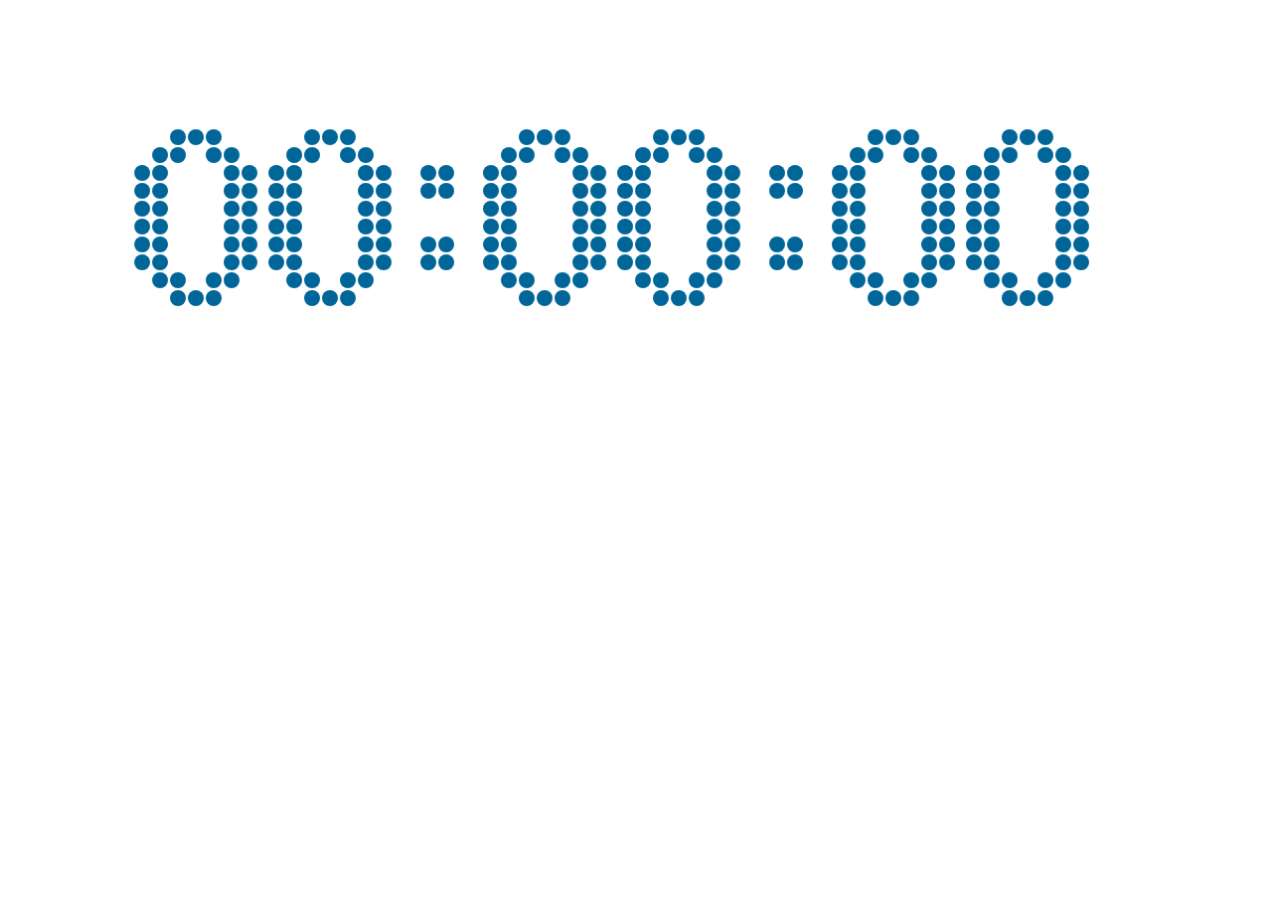
<file: canvas-course/index.html>
<!DOCTYPE html>
<html>
<head lang="en">
    <meta charset="UTF-8">
    <title></title>
</head>
<body style="height:100%">
    <canvas id="canvas" style=" height:600px ">
        当前浏览器不支持Canvas，请更换浏览器后再试
    </canvas>

    <script src="digit.js"></script>
    <script src="countdown.js"></script>
    <!--<script src="1.js"></script>-->
</body>
</html>
</file>
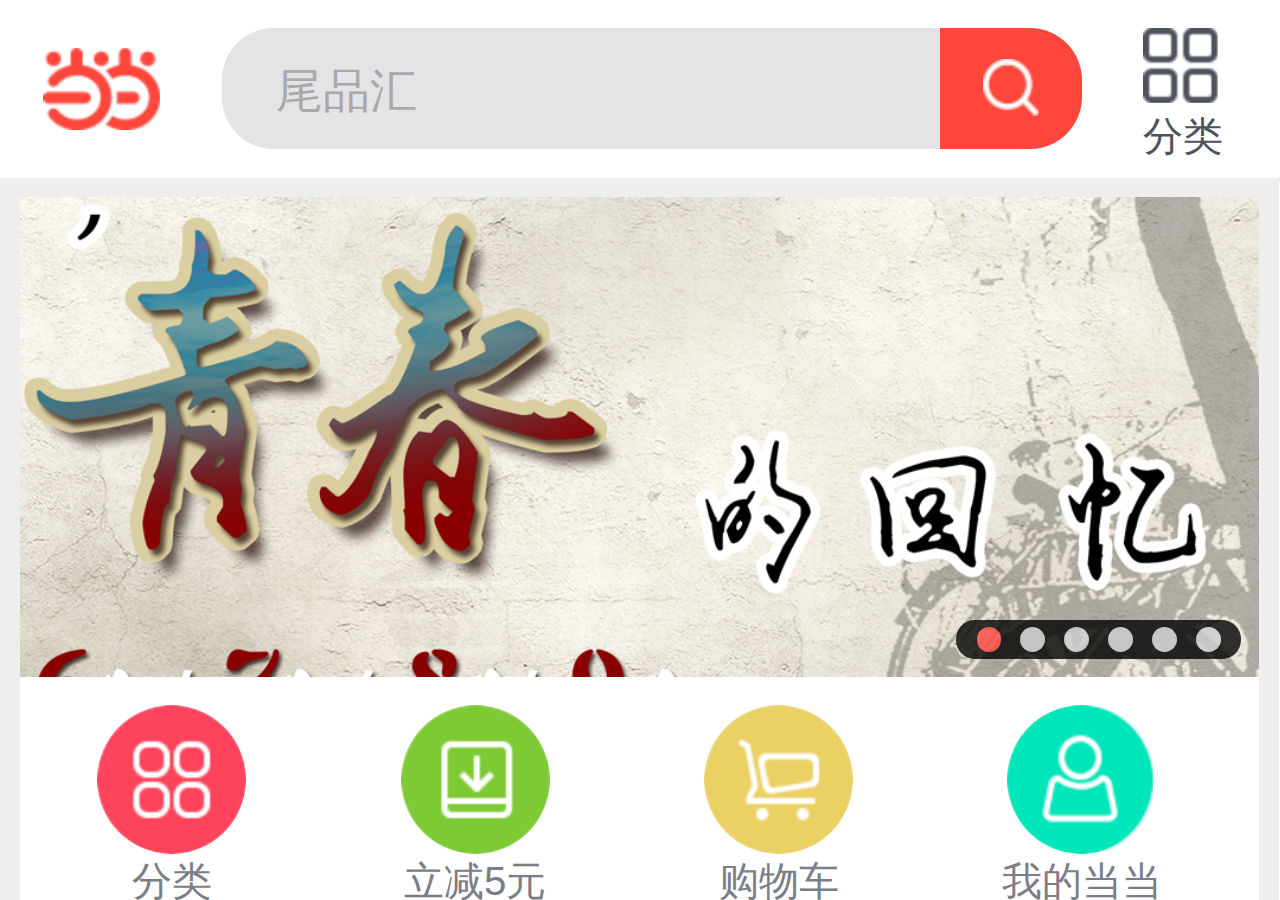
<file: 当当/index.html>
<!DOCTYPE html>
<html lang="en">
<head>
	<meta charset="UTF-8">
	<script src="javascript/javascript.js"></script>
	<script src="javascript/m.touch.js"></script>
<script>
var i=0;
i=window.devicePixelRatio>1?1/window.devicePixelRatio:1;
document.write('<meta name="viewport" content="width=device-width,initial-scale='+i+',minimum-scale='+i+',maximum-scale='+i+',user-scalable=no" />');
</script>
	<title>Document</title>

<link rel="stylesheet" type="text/css" href="style.css">
</head>
<body>
	<header class="head clear">
		<span class="logo"></span>
		<form action="">
			<input class="text" type="text" value="尾品汇">
			<input class="button" type="button">
			<span class="buttonbg"></span>
		</form>
		<a href="#" class="classification">
			分类
			<span class="classificationBg"></span>
		</a>
	</header>
	<div class="wrap">
		<div class="scroll clear" id="scroll">
			<ul class="scrollBox">
				<li>
					<a href="#">
						<img src="img/scroll1.png">
					</a>
				</li>
				<li>
					<a href="#">
						<img src="img/scroll2.png">
					</a>
				</li>
				<li>
					<a href="#">
						<img src="img/scroll3.png">
					</a>
				</li>
				<li>
					<a href="#">
						<img src="img/scroll4.png">
					</a>
				</li>
				<li>
					<a href="#">
						<img src="img/scroll5.png">
					</a>
				</li>
				<li>
					<a href="#">
						<img src="img/scroll6.png">
					</a>
				</li>
				<li>
					<a href="#">
						<img src="img/scroll1.png">
					</a>
				</li>
				<li>
					<a href="#">
						<img src="img/scroll2.png">
					</a>
				</li>
				<li>
					<a href="#">
						<img src="img/scroll3.png">
					</a>
				</li>
				<li>
					<a href="#">
						<img src="img/scroll4.png">
					</a>
				</li>
				<li>
					<a href="#">
						<img src="img/scroll5.png">
					</a>
				</li>
				<li>
					<a href="#">
						<img src="img/scroll6.png">
					</a>
				</li>
			</ul>
			<span class="mask clear">
				<span class="dot active"></span>
				<span class="dot"></span>
				<span class="dot"></span>
				<span class="dot"></span>
				<span class="dot"></span>
				<span class="dot"></span>
			</span>
		</div>
		<nav class="menu clear">
			<a href="#">
				<span class="menubg menubg1"></span>
				<h2>分类</h2>
			</a>
			<a href="#">
				<span class="menubg menubg2"></span>
				<h2>立减5元</h2>
			</a>
			<a href="#">
				<span class="menubg menubg3"></span>
				<h2>购物车</h2>
			</a>
			<a href="#">
				<span class="menubg menubg4"></span>
				<h2>我的当当</h2>
			</a>
			<a href="#">
				<span class="menubg menubg5"></span>
				<h2>好书榜</h2>
			</a>
			<a href="#">
				<span class="menubg menubg6"></span>
				<h2>童书榜</h2>
			</a>
			<a href="#">
				<span class="menubg menubg7"></span>
				<h2>9块9</h2>
			</a>
			<a href="#">
				<span class="menubg menubg8"></span>
				<h2>电子书</h2>
			</a>
		</nav>
		<section class="second">
			<h2>秒杀
				<div class="timer clear">
					<span class="timerBg"></span>
					<span class="number">0</span>
					<span class="number">0</span>
					<span class="symbol">:</span>
					<span class="number">4</span>
					<span class="number">6</span>
					<span class="symbol">:</span>
					<span class="number">4</span>
					<span class="number">6</span>
				</div>
			</h2>
			<ul class="secondBox clear">
				<li>
					<a href="#">
						<img src="img/second1.png">
					</a>
					<strong>￥1.00</strong>
				</li>
				<li>
					<a href="#">
						<img src="img/second2.png">
					</a>
					<strong>￥1.00</strong>
				</li>
				<li>
					<a href="#">
						<img src="img/second3.png">
					</a>
					<strong>￥52.10</strong>
				</li>
			</ul>
		</section>
		<div class="banner">
			<div class="bannerBox">
				<a href="#">
					<img src="img/banner1.png">
				</a>
				<a href="#">
					<img src="img/banner2.png">
				</a>
			</div>

			<span class="mask">
				<span class="dot active"></span>
				<span class="dot"></span>
			</span>
		</div>
		<ul class="ulBox">
			<li class="ulList1">
				<header class="clear">
					<h2>最值当</h2>
					<a class="more" href="#">
						更多
						<span class="morebg"></span>
					</a>
				</header>
				<div class="ulBoxBody clear">
					<div class="left">
						<img src="img/ulBoxLeft1.png">
						<span class="mask"></span>
						<p class="text text1">
							<strong class="line1">最值当</strong>
							<span class="line2">百于专柜大牌</span>
							<span class="line3">
								<span>全网限量最低价</span>
							</span>
						</p>
					</div>
					<div class="right1 right">
						<img src="img/ulBoxRight1.png">
						<dl class="text text2">
							<dt class="line1">春装上新</dt>
							<dd class="line2">全场<span class="red">35.9元起</span></dd>
						</dl>
					</div>
					<div class="right2 right">
						<img src="img/ulBoxRight2.png">
						<dl class="text text2">
							<dt class="line1">鸿星尔克童鞋</dt>
							<dd class="line2">全场<span class="red">满199减20</span></dd>
						</dl>
					</div>
				</div>
			</li>
			<li class="ulList2">
				<header class="clear">
					<h2>尾品汇</h2>
					<a class="more" href="#">
						更多
						<span class="morebg"></span>
					</a>
				</header>
				<div class="ulBoxBody clear">
					<div class="left">
						<img src="img/ulBoxLeft1.png">
						<span class="mask"></span>
						<p class="text text1">
							<strong class="line1">尾品汇</strong>
							<span class="line2">3.9折封顶</span>
							<span class="line3">
								<span>每日10：00上新</span>
							</span>
						</p>
					</div>
					<div class="right1 right">
						<img src="img/ulBoxRight3.png">
						<dl class="text text2">
							<dt class="line1">图书</dt>
							<dd class="line2">2.9折特惠</dd>
						</dl>
					</div>
					<div class="right2 right">
						<img src="img/ulBoxRight4.png">
						<dl class="text text2">
							<dt class="line1">巴拉巴拉</dt>
							<dd class="line2">开学季满399减50</dd>
							<dd class="line2">领券在满减</dd>
						</dl>
					</div>
				</div>
			</li>
			<li class="ulList3">
				<header class="clear">
					<h2>发现好书</h2>
					<a class="more" href="#">
						更多
						<span class="morebg"></span>
					</a>
				</header>
				<div class="ulBoxBody clear">
					<div class="left">
						<img src="img/ulBoxLeft3.png">
						<dl class="text2">
							<dt class="line1">向上吧少年</dt>
							<dd class="line2 red">满100减30 满200减60</dd>
							<dd class="line3 red">满300减100</dd>
						</dl>
					</div>
					<div class="right1 right">
						<img src="img/ulBoxRight5.png">
						<dl class="text text2">
							<dt class="line1">考试图书</dt>
							<dd class="line2 red">满300减100</dd>
						</dl>
					</div>
					<div class="right2 right">
						<img src="img/ulBoxRight6.png">
						<dl class="text text2">
							<dt class="line1">外语图书</dt>
							<dd class="line2 red">满300减100</dd>
						</dl>
					</div>
				</div>
			</li>
			<li class="ulList4">
				<header class="clear">
					<h2>缤纷童书</h2>
					<a class="more" href="#">
						更多
						<span class="morebg"></span>
					</a>
				</header>
				<div class="ulBoxBody clear">
					<div class="left">
						<img src="img/ulBoxLeft4.png">
						<dl class="text2">
							<dt class="line1">童书5折封顶</dt>
							<dd class="line2 red">再满300减100</dd>
						</dl>
					</div>
					<div class="right1 right">
						<img src="img/ulBoxRight7.png">
						<dl class="text text2">
							<dt class="line1">分级阅读</dt>
							<dd class="line2 red">满100减30</dd>
							<dd class="line3 red">满200减60</dd>
						</dl>
					</div>
					<div class="right2 right">
						<img src="img/ulBoxRight8.png">
						<dl class="text text2">
							<dt class="line1">名社好书</dt>
							<dd class="line2 red">满200减100</dd>
						</dl>
					</div>
				</div>
			</li>
			<li class="ulList5">
				<header class="clear">
					<h2>潮流服饰</h2>
					<a class="more" href="#">
						更多
						<span class="morebg"></span>
					</a>
				</header>
				<div class="ulBoxBody clear">
					<div class="left">
						<img src="img/ulBoxLeft5.png">
						<span class="img"></span>
						<dl class="text2">
							<dt class="line1">开学换新衣</dt>
							<dd class="line2 red">低至9.9元</dd>
						</dl>
					</div>
					<div class="right1 right">
						<img src="img/ulBoxRight9.png">
						<dl class="text text2">
							<dt class="line1">韩都衣舍春衣热卖</dt>
							<dd class="line2 red">满599减200</dd>
						</dl>
					</div>
					<div class="right2 right">
						<img src="img/ulBoxRight10.png">
						<dl class="text text2">
							<dt class="line1">百丽春钜惠</dt>
							<dd class="line2">全场<span class="red">折后满减</span></dd>
						</dl>
					</div>
				</div>
			</li>
			<li class="ulList6">
				<header class="clear">
					<h2>运动▪亲子</h2>
					<a class="more" href="#">
						更多
						<span class="morebg"></span>
					</a>
				</header>
				<div class="ulBoxBody clear">
					<div class="left">
						<img src="img/ulBoxLeft6.png">
						<span class="img"></span>
						<dl class="text2">
							<dt class="line1">十足学院派</dt>
							<dd class="line2 red">全场19元起</dd>
						</dl>
					</div>
					<div class="right1 right">
						<img src="img/ulBoxRight11.png">
						<dl class="text text2">
							<dt class="line1">阿迪达斯</dt>
							<dd class="line2">全场49元起</dd>
						</dl>
					</div>
					<div class="right2 right">
						<img src="img/ulBoxRight12.png">
						<dl class="text text2">
							<dt class="line1">巴拉巴拉开学季</dt>
							<dd class="line2 red">低至<span class="red">19元</span></dd>
						</dl>
					</div>
				</div>
			</li>
			<li class="ulList7">
				<header class="clear">
					<h2>早春新品</h2>
					<a class="more" href="#">
						更多
						<span class="morebg"></span>
					</a>
				</header>
				<div class="ulBoxBody clear">
					<div class="left">
						<img src="img/ulBoxLeft7.png">
						<span class="img"></span>
						<dl class="text2">
							<dt class="line1">校园搭配专场</dt>
							<dd class="line2 red">新款5折来袭</dd>
						</dl>
					</div>
					<div class="right1 right">
						<img src="img/ulBoxRight13.png">
						<dl class="text text2">
							<dt class="line1">浓浓校园风</dt>
							<dd class="line2">全场<span class="red">19元起</span></dd>
						</dl>
					</div>
					<div class="right2 right">
						<img src="img/ulBoxRight14.png">
						<dl class="text text2">
							<dt class="line1">开学单品热卖</dt>
							<dd class="line2 red">全场<span class="red">低至19元</span></dd>
						</dl>
					</div>
				</div>
			</li>
			<li class="ulList8">
				<header class="clear">
					<h2>Baby&Child</h2>
					<a class="more" href="#">
						更多
						<span class="morebg"></span>
					</a>
				</header>
				<div class="ulBoxBody clear">
					<div class="left">
						<img src="img/ulBoxLeft8.png">
						<span class="img"></span>
						<dl class="text2">
							<dt class="line1">帮宝宝欢乐过大年</dt>
							<dd class="line2 red">买指定nb/s纸尿裤&nbsp;送湿巾</dd>
						</dl>
					</div>
					<div class="right1 right">
						<img src="img/ulBoxRight15.png">
						<dl class="text text2">
							<dt class="line1">新春开学季</dt>
							<dd class="line2">文具满99减30</dd>
						</dl>
					</div>
					<div class="right2 right">
						<img src="img/ulBoxRight16.png">
						<dl class="text text2">
							<dt class="line1">宝宝舒适沐浴</dt>
							<dd class="line2 red">部分满59减10</dd>
						</dl>
					</div>
				</div>
			</li>
			<li class="ulList9">
				<header class="clear">
					<h2>腔调生活</h2>
					<a class="more" href="#">
						更多
						<span class="morebg"></span>
					</a>
				</header>
				<div class="ulBoxBody clear">
					<div class="left">
						<img src="img/ulBoxLeft9.png">
						<dl class="text2">
							<dt class="line1">宝洁购物狂欢节</dt>
							<dd class="line2 red">疯狂钜惠&nbsp;爆款直降</dd>
						</dl>
					</div>
					<div class="right1 right">
						<img src="img/ulBoxRight17.png">
						<dl class="text text2">
							<dt class="line1">1号店闹元宵</dt>
							<dd class="line2 red">爆款低至9.9元</dd>
						</dl>
					</div>
					<div class="right2 right">
						<img src="img/ulBoxRight18.png">
						<dl class="text text2">
							<dt class="line1">苹果apple</dt>
							<dd class="line2">
								满
								<span class="red">300减20</span>
							</dd>
						</dl>
					</div>
				</div>
			</li>
			<li class="ulList10">
				<header class="clear">
					<h2>当当优品</h2>
					<a class="more" href="#">
						更多
						<span class="morebg"></span>
					</a>
				</header>
				<div class="ulBoxBody clear">
					<div class="left">
						<img src="img/ulBoxLeft10.png">
						<dl class="text2">
							<dt class="line1">天然蜂蜜手工皂</dt>
							<dd class="line2 red">祛痘去鸡皮19疯抢</dd>
						</dl>
					</div>
					<div class="right1 right">
						<img src="img/ulBoxRight19.png">
						<dl class="text text2">
							<dt class="line1">N.S.N.F潮男羽绒服</dt>
							<dd class="line2 red">满减上下不封顶</dd>
						</dl>
					</div>
					<div class="right2 right">
						<img src="img/ulBoxRight20.png">
						<dl class="text text2">
							<dt class="line1">不锈钢保温杯</dt>
							<dd class="line2">
								500ML仅售
								<span class="red">29元</span>
							</dd>
						</dl>
					</div>
				</div>
			</li>
		</ul>
		<section class="theme">
			<h2>主题馆</h2>
			<div class="themeBox">
				<ul class="clear">
					<li class="themeList">
						<a href="#">
							<div class="themeLeft">
								<h3>图书</h3>
								<p>当当图书榜发布</p>
							</div>
							<div class="themeRight">
								<img src="img/themel1.png">
							</div>
						</a>
					</li>
					<li class="themeList">
						<a href="#">
							<div class="themeLeft">
								<h3>童书</h3>
								<p>给孩子全新视角</p>
							</div>
							<div class="themeRight">
								<img src="img/themel2.png">
							</div>
						</a>
					</li>
					<li class="themeList">
						<a href="#">
							<div class="themeLeft">
								<h3>女装内衣</h3>
								<p>活力&nbsp;时尚&nbsp;优雅</p>
							</div>
							<div class="themeRight">
								<img src="img/themel3.png">
							</div>
						</a>
					</li>
					<li class="themeList">
						<a href="#">
							<div class="themeLeft">
								<h3>男装</h3>
								<p>休闲&nbsp;商务&nbsp;潮牌</p>
							</div>
							<div class="themeRight">
								<img src="img/themel4.png">
							</div>
						</a>
					</li>
					<li class="themeList">
						<a href="#">
							<div class="themeLeft">
								<h3>鞋包配饰</h3>
								<p>品质&nbsp;细节&nbsp;潮流</p>
							</div>
							<div class="themeRight">
								<img src="img/themel5.png">
							</div>
						</a>
					</li>
					<li class="themeList">
						<a href="#">
							<div class="themeLeft">
								<h3>运动户外</h3>
								<p>挥洒青春</p>
							</div>
							<div class="themeRight">
								<img src="img/themel6.png">
							</div>
						</a>
					</li>
					<li class="themeList">
						<a href="#">
							<div class="themeLeft">
								<h3>家居家纺</h3>
								<p>我们结婚吧</p>
							</div>
							<div class="themeRight">
								<img src="img/themel7.png">
							</div>
						</a>
					</li>
					<li class="themeList">
						<a href="#">
							<div class="themeLeft">
								<h3>孕婴童</h3>
								<p>尿裤直降贴心价</p>
							</div>
							<div class="themeRight">
								<img src="img/themel8.png">
							</div>
						</a>
					</li>
					<li class="themeList">
						<a href="#">
							<div class="themeLeft">
								<h3>手机数码</h3>
								<p>iPhone6s同步发售</p>
							</div>
							<div class="themeRight">
								<img src="img/themel9.png">
							</div>
						</a>
					</li>
					<li class="themeList">
						<a href="#">
							<div class="themeLeft">
								<h3>食品</h3>
								<p>吃货挚爱美食</p>
							</div>
							<div class="themeRight">
								<img src="img/themel10.png">
							</div>
						</a>
					</li>
					<li class="themeList">
						<a href="#">
							<div class="themeLeft">
								<h3>美妆</h3>
								<p>护肤彩妆奢养之选</p>
							</div>
							<div class="themeRight">
								<img src="img/themel11.png">
							</div>
						</a>
					</li>
					<li class="themeList">
						<a href="#">
							<div class="themeLeft">
								<h3>家用电器</h3>
								<p>清新空气抗过敏</p>
							</div>
							<div class="themeRight">
								<img src="img/themel12.png">
							</div>
						</a>
					</li>
				</ul>
			</div>
		</section>
		<div class="load clear">
			<a href="#">登录</a>
			<a href="#">注册</a>
			<a class="top" href="#scroll">TOP</a>
			<span class="topbg"></span>
		</div>
		<footer class="foot">
			<div class="foottop clear">
				<a href="#">提建议</a>
				<a href="#" class="active">触屏版</a>
				<a href="#">电脑版</a>
				<a href="#">帮&nbsp;&nbsp;助</a>
			</div>
			<p>Copyright&nbsp;当当&nbsp;2016&nbsp;m.dangdang.com</p>
		</footer>
	</div>
</body>
</html>
</file>
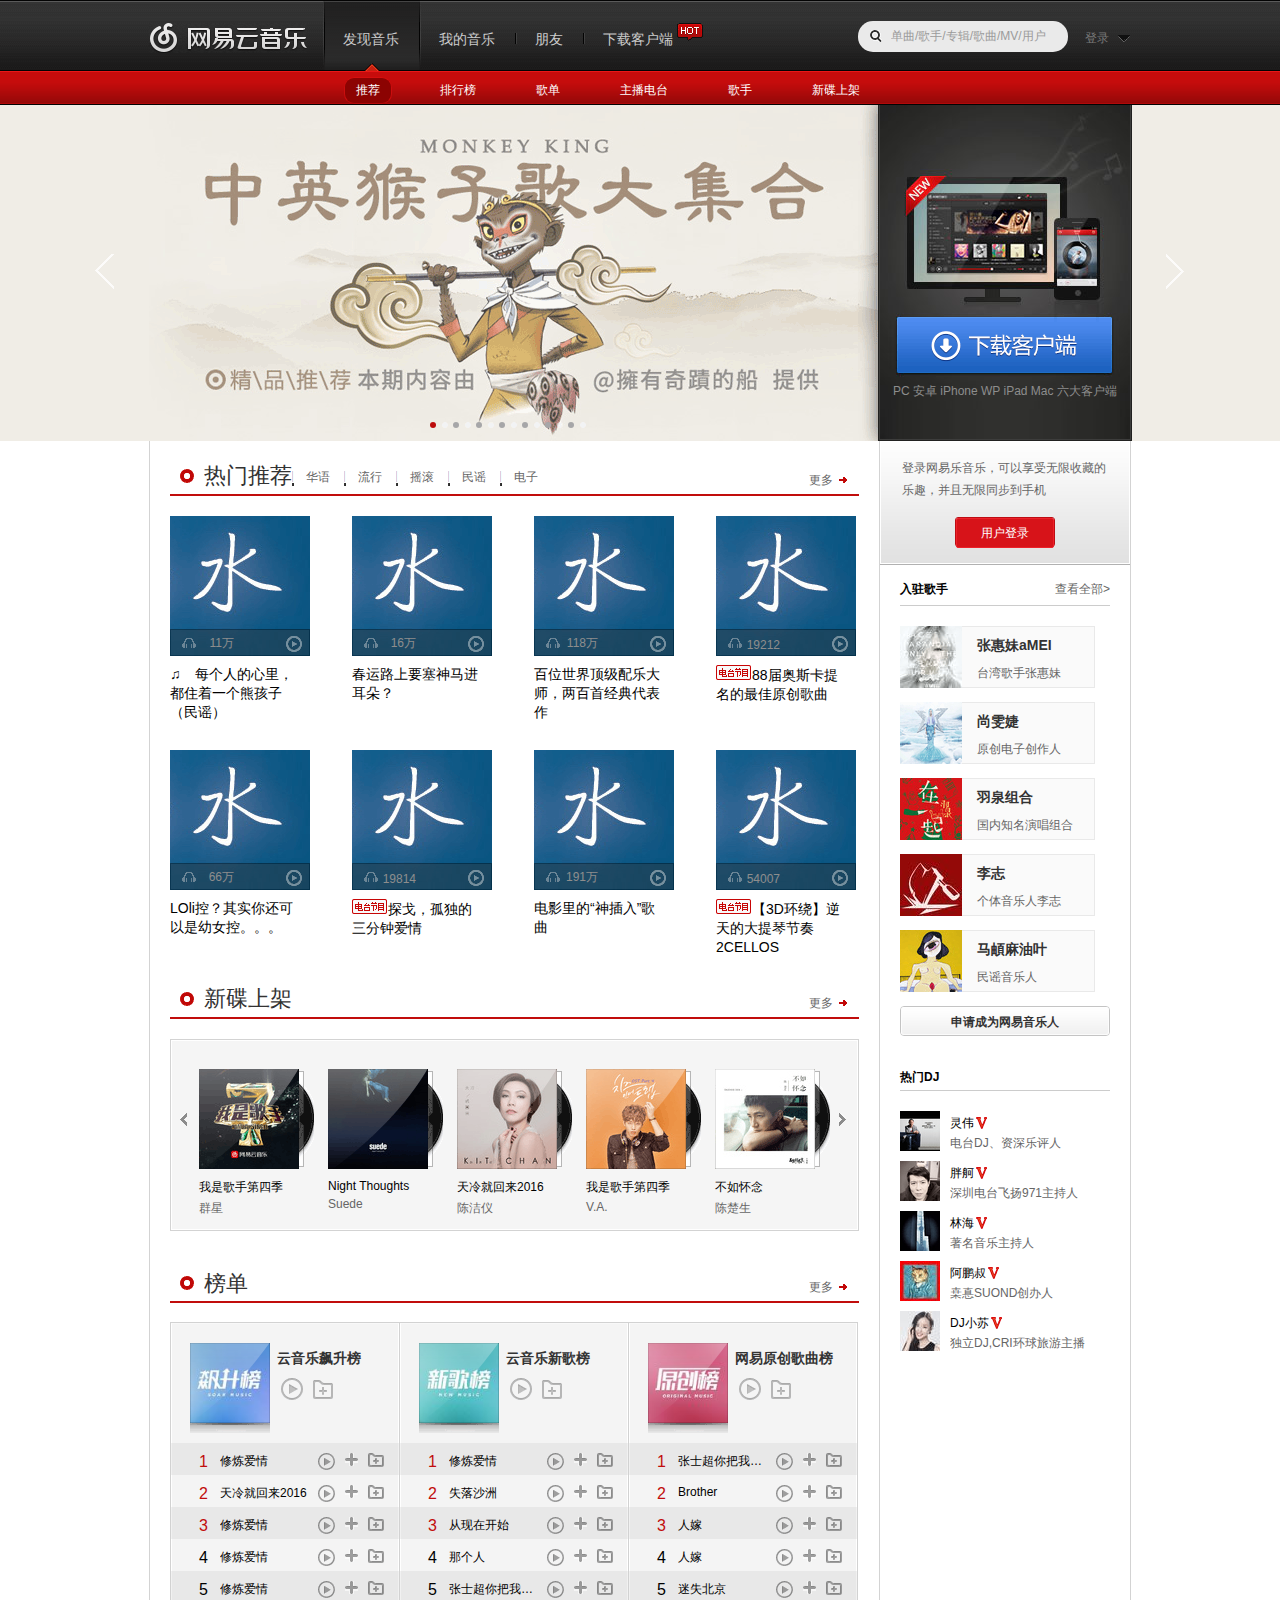
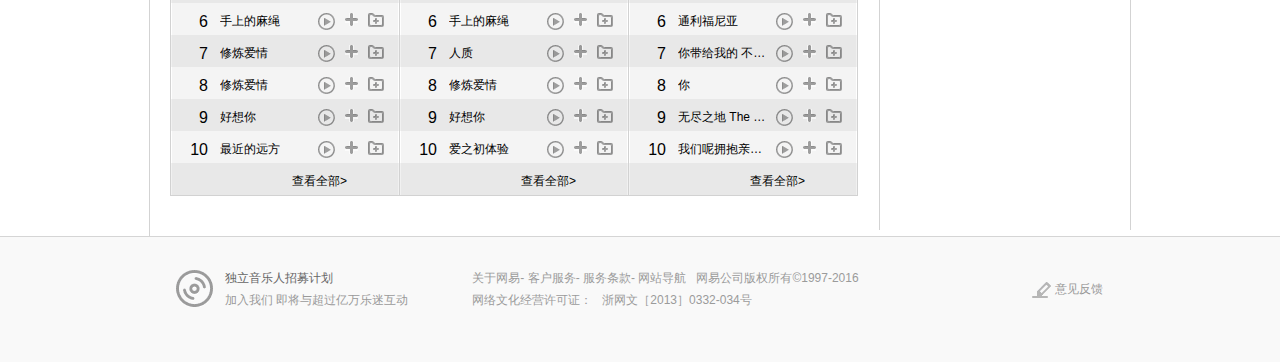
<file: 网易云/index.html>
<!DOCTYPE html>
<html lang="en">
<head>
	<meta charset="UTF-8">
	<title>Document</title>
	<link rel="stylesheet" href="style.css">
	<script src="html5shiv.min.js"></script>
</head>
<body>
	<header>
		<header class="head1">
			<header class="headTop clear">
				<span class="triangle"></span>
				<h1>
					<a href="#" class=".h1">
					<img src="img/logo.png" alt="">
					</a>
				</h1>
				<nav>
					<a class="navCenter current" href="#">
						<span class="navLeft">
							<span class="navRight">
								发现音乐
							</span>
						</span>
					</a>
					<a class="navCenter" href="#">
						<span class="navLeft">
							<span class="navRight">
								<span class="aBg"></span>我的音乐
							</span>
						</span>
					</a>
					<a class="navCenter" href="#">
						<span class="navLeft">
							<span class="navRight">
								<span class="aBg"></span>朋友
							</span>
						</span>
					</a>
					<a class="navCenter" href="#">
						<span class="navLeft">
							<span class="navRight hot">
								<span class="aBg"></span>下载客户端<span></span>
							</span>
						</span>
					</a>
				</nav>
				<form action="#">
					<input class="text" type="text" value="单曲/歌手/专辑/歌曲/MV/用户" />
					<span class="search"></span>
					<input class="loader" type="submit" value="登录"/>
				</form>
			</header>
		</header>
		<header class="head2">
			<header class="headBottom">
				<nav class="clear">
					<a href="#" class="seleter">推荐</a>
					<a href="#">排行榜</a>
					<a href="#">歌单</a>
					<a href="#">主播电台</a>
					<a href="#">歌手</a>
					<a href="#">新碟上架</a>
				</nav>
			</header>
		</header>
	</header>
	<div class="banner">
		<div class="bannerImg clear">
			<a href="#">
				<img src="img/banner.gif" alt=""/>
			</a>
			<div class="scroll">
				<a href="#" class="bannerNext">
				<span></span>
				</a>
				<a href="#" class="bannerLast">
				<span></span>
				</a>
			</div>	
			<div class="download">
				<a href="#"></a>
				<p>PC 安卓 iPhone WP iPad Mac 六大客户端</p>
			</div>
			<div class="circle clear">
				<a href="#" class="active"></a>
				<a href="#"></a>
				<a href="#"></a>
				<a href="#"></a>
				<a href="#"></a>
				<a href="#"></a>
				<a href="#"></a>
			</div>
		</div>
	</div>
	<section class="main clear">
		<div class="mainLeft">
			<section class="recommend">
				<header class="clear">
					<h2>热门推荐 <span class="h2bg"></span></h2>
					<nav class="subNav">
						<a href="#">华语</a>
						<a href="#">流行</a>
						<a href="#">摇滚</a>
						<a href="#">民谣</a>
						<a href="#">电子</a>
					</nav>
					<a href="#" class="more">更多<span></span></a>
				</header>
				<ul class="clear">
					<li>
						<div class="rBox">
							<a href="#">
								<img src="img/recommend.gif" alt=""/>
								<span class="number">11万</span>
								<span class="filter"></span>
							</a>
							<a class="play" href="#"></a>
							<a class="listen" href="#"></a>
						</div>
						<p><a href="#"> ♫　每个人的心里，都住着一个熊孩子（民谣）</a></p>
					</li>
					<li>
						<div class="rBox">
							<a href="#">
								<img src="img/recommend.gif" alt=""/>
								<span class="number">16万</span>
								<span class="filter"></span>
							</a>		
							<a class="play" href="#"></a>
							<a class="listen" href="#"></a>
						</div>
						<p><a href="#">春运路上要塞神马进耳朵？</a></p>
					</li>
					<li>
						<div class="rBox">
							<a href="#">
								<img src="img/recommend.gif" alt=""/>
								<span class="number">118万</span>
								<span class="filter"></span>
							</a>
							<a class="play" href="#"></a>
							<a class="listen" href="#"></a>
						</div class="rBox">
						<p><a href="#">百位世界顶级配乐大师，两百首经典代表作</a></p>
					</li>
					<li>
						<div class="rBox">
							<a href="#">
								<img src="img/recommend.gif" alt=""/>
								<span class="number">19212</span>
								<span class="filter"></span>
							</a>
							<a class="play" href="#"></a>
							<a class="listen" href="#"></a>
						</div>
						<p><a href="#" class="program"><em></em>88届奥斯卡提名的最佳原创歌曲</a></p>
					</li>
					<li>
						<div class="rBox">
							<a href="#">
								<img src="img/recommend.gif" alt=""/>
								<span class="number">66万</span>
								<span class="filter"></span>	
							</a>
							<a class="play" href="#"></a>
							<a class="listen" href="#"></a>
						</div>
						<p><a href="#">LOli控？其实你还可以是幼女控。。。</a></p>
					</li>
					<li>
						<div class="rBox">
							<a href="#">
								<img src="img/recommend.gif" alt=""/>
								<span class="number">19814</span>
								<span class="filter"></span>
							</a>
							<a class="play" href="#"></a>
							<a class="listen" href="#"></a>
						</div class="rBox">
						<p><a href="#" class="program"><em></em>探戈，孤独的三分钟爱情</a></p>
					</li>
					<li>
						<div class="rBox">
							<a href="#">
								<img src="img/recommend.gif" alt=""/>
								<span class="number">191万</span>
								<span class="filter"></span>
							</a>
							<a class="play" href="#"></a>
							<a class="listen" href="#"></a>
						</div>
						<p><a href="#">电影里的“神插入”歌曲</a></p>
					</li>
					<li>
						<div class="rBox">
							<a href="#">
								<img src="img/recommend.gif" alt=""/>
								<span class="number">54007</span>
								<span class="filter"></span>
							</a>
							<a class="play" href="#"></a>
							<a class="listen" href="#"></a>
						</div>
						<p><a href="#" class="program"><em></em>【3D环绕】逆天的大提琴节奏2CELLOS</a></p>
					</li>
				</ul>
			</section>
			<section class="new">
				<header class="clear">
					<h2>新碟上架<span class="h2bg"></span></h2>
					<a href="#" class="more">更多<span></span></a>
				</header>
				<div class="nBox">
					<ul class="clear">
						<li>
							<a href="#">
								<img src="img/new1.gif" alt=""/>
								<strong>我是歌手第四季</strong>
							</a>
							<span class="libg"></span>
							<p>群星</p>
						</li>
						<li>
							<a href="#">
								<img src="img/new2.gif" alt=""/>
								<strong>Night Thoughts</strong>
							</a>
							<span class="libg"></span>
							<p>Suede</p>
						</li>
						<li>
							<a href="#">
								<img src="img/new3.gif" alt=""/>
								<strong>天冷就回来2016</strong>
							</a>
							<span class="libg"></span>
							<p>陈洁仪</p>
						</li>
						<li>
							<a href="#">
								<img src="img/new4.gif" alt=""/>
								<strong>我是歌手第四季</strong>
							</a>
							<span class="libg"></span>
							<p>V.A.</p>
						</li>
						<li>
							<a href="#">
								<img src="img/new5.gif" alt=""/>
								<strong>不如怀念</strong>
							</a>
							<span class="libg"></span>
							<p>陈楚生</p>
						</li>
					</ul>
					<a class="newLast" href="#"></a>
					<a class="newNext" href="#"></a>
				</div>		
			</section>
			<section class="announcement">
				<header class="clear">
					<h2>榜单<span class="h2bg"></span></h2>
					<a href="#" class="more">更多<span></span></a>
				</header>
				<section class="box clear">
					<ol>
						<li class="light title">
							<h3>云音乐飙升榜</h3>
							<a href="#" class="thImg">
								<img src="img/th1.png" alt="">
							</a>
							<span class="shadow"></span>
							<a href="#" class="thPlay"></a>
							<a href="#" class="thAdd"></a>
						</li>
						<li class="dark red">
							<span class="aNumber">1</span>
							<a href="#">修炼爱情</a>
							<div class="boxRight">
								<a href="#" class="aPlay"></a>
								<a href="#" class="aAdd"></a>
								<a href="#" class="aSave"></a>
							</div>
						</li>
						<li class="light red">
							<span class="aNumber">2</span>
							<a href="#">天冷就回来2016</a>
							<div class="boxRight">
								<a href="#" class="aPlay"></a>
								<a href="#" class="aAdd"></a>
								<a href="#" class="aSave"></a>
							</div>
						</li>
						<li class="dark red">
							<span class="aNumber">3</span>
							<a href="#">修炼爱情</a>
							<div class="boxRight">
								<a href="#" class="aPlay"></a>
								<a href="#" class="aAdd"></a>
								<a href="#" class="aSave"></a>
							</div>
						</li>
						<li class="light">
							<span class="aNumber">4</span>
							<a href="#">修炼爱情</a>
							<div class="boxRight">
								<a href="#" class="aPlay"></a>
								<a href="#" class="aAdd"></a>
								<a href="#" class="aSave"></a>
							</div>
						</li>
						<li class="dark">
							<span class="aNumber">5</span>
							<a href="#">修炼爱情</a>
							<div class="boxRight">
								<a href="#" class="aPlay"></a>
								<a href="#" class="aAdd"></a>
								<a href="#" class="aSave"></a>
							</div>
						</li>
						<li class="light">
							<span class="aNumber">6</span>
							<a href="#">手上的麻绳</a>
							<div class="boxRight">
								<a href="#" class="aPlay"></a>
								<a href="#" class="aAdd"></a>
								<a href="#" class="aSave"></a>
							</div>
						</li>
						<li class="dark">
							<span class="aNumber">7</span>
							<a href="#">修炼爱情</a>
							<div class="boxRight">
								<a href="#" class="aPlay"></a>
								<a href="#" class="aAdd"></a>
								<a href="#" class="aSave"></a>
							</div>
						</li>
						<li class="light">
							<span class="aNumber">8</span>
							<a href="#">修炼爱情</a>
							<div class="boxRight">
								<a href="#" class="aPlay"></a>
								<a href="#" class="aAdd"></a>
								<a href="#" class="aSave"></a>
							</div>
						</li>
						<li class="dark">
							<span class="aNumber">9</span>
							<a href="#">好想你</a>
							<div class="boxRight">
								<a href="#" class="aPlay"></a>
								<a href="#" class="aAdd"></a>
								<a href="#" class="aSave"></a>
							</div>
						</li>
						<li class="light">
							<span class="aNumber">10</span>
							<a href="#">最近的远方</a>
							<div class="boxRight">
								<a href="#" class="aPlay"></a>
								<a href="#" class="aAdd"></a>
								<a href="#" class="aSave"></a>
							</div>
						</li>
						<li class="dark"> 
							<a href="#" class="aAll">查看全部&gt;</a>
						</li>
					</ol>
					<ol>
						<li class="light title">
							<h3>云音乐新歌榜</h3>
							<a href="#" class="thImg">
								<img src="img/th2.png" alt="">
							</a>
							<span class="shadow"></span>
							<a href="#" class="thPlay"></a>
							<a href="#" class="thAdd"></a>
						</li>
						<li class="dark red">
							<span class="aNumber">1</span>
							<a href="#">修炼爱情</a>
							<div class="boxRight">
								<a href="#" class="aPlay"></a>
								<a href="#" class="aAdd"></a>
								<a href="#" class="aSave"></a>
							</div>
						</li>
						<li class="light red">
							<span class="aNumber">2</span>
							<a href="#">失落沙洲</a>
							<div class="boxRight">
								<a href="#" class="aPlay"></a>
								<a href="#" class="aAdd"></a>
								<a href="#" class="aSave"></a>
							</div>
						</li>
						<li class="dark red">
							<span class="aNumber">3</span>
							<a href="#">从现在开始</a>
							<div class="boxRight">
								<a href="#" class="aPlay"></a>
								<a href="#" class="aAdd"></a>
								<a href="#" class="aSave"></a>
							</div>
						</li>
						<li class="light">
							<span class="aNumber">4</span>
							<a href="#">那个人</a>
							<div class="boxRight">
								<a href="#" class="aPlay"></a>
								<a href="#" class="aAdd"></a>
								<a href="#" class="aSave"></a>
							</div>
						</li>
						<li class="dark">
							<span class="aNumber">5</span>
							<a href="#">张士超你把我家钥匙放在哪</a>
							<div class="boxRight">
								<a href="#" class="aPlay"></a>
								<a href="#" class="aAdd"></a>
								<a href="#" class="aSave"></a>
							</div>
						</li>
						<li class="light">
							<span class="aNumber">6</span>
							<a href="#">手上的麻绳</a>
							<div class="boxRight">
								<a href="#" class="aPlay"></a>
								<a href="#" class="aAdd"></a>
								<a href="#" class="aSave"></a>
							</div>
						</li>
						<li class="dark">
							<span class="aNumber">7</span>
							<a href="#">人质</a>
							<div class="boxRight">
								<a href="#" class="aPlay"></a>
								<a href="#" class="aAdd"></a>
								<a href="#" class="aSave"></a>
							</div>
						</li>
						<li class="light">
							<span class="aNumber">8</span>
							<a href="#">修炼爱情</a>
							<div class="boxRight">
								<a href="#" class="aPlay"></a>
								<a href="#" class="aAdd"></a>
								<a href="#" class="aSave"></a>
							</div>
						</li>
						<li class="dark">
							<span class="aNumber">9</span>
							<a href="#">好想你</a>
							<div class="boxRight">
								<a href="#" class="aPlay"></a>
								<a href="#" class="aAdd"></a>
								<a href="#" class="aSave"></a>
							</div>
						</li>
						<li class="light">
							<span class="aNumber">10</span>
							<a href="#">爱之初体验</a>
							<div class="boxRight">
								<a href="#" class="aPlay"></a>
								<a href="#" class="aAdd"></a>
								<a href="#" class="aSave"></a>
							</div>
						</li>
						<li class="dark"> 
							<a href="#" class="aAll">查看全部&gt;</a>
						</li>
					</ol>
					<ol>
						<li class="light title">
							<h3>网易原创歌曲榜</h3>
							<a href="#" class="thImg">
								<img src="img/th3.png" alt="">
							</a>
							<span class="shadow"></span>
							<a href="#" class="thPlay"></a>
							<a href="#" class="thAdd"></a>
						</li>
						<li class="dark red">
							<span class="aNumber">1</span>
							<a href="#">张士超你把我家钥匙放在哪</a>
							<div class="boxRight">
								<a href="#" class="aPlay"></a>
								<a href="#" class="aAdd"></a>
								<a href="#" class="aSave"></a>
							</div>
						</li>
						<li class="light red">
							<span class="aNumber">2</span>
							<a href="#">Brother</a>
							<div class="boxRight">
								<a href="#" class="aPlay"></a>
								<a href="#" class="aAdd"></a>
								<a href="#" class="aSave"></a>
							</div>
						</li>
						<li class="dark red">
							<span class="aNumber">3</span>
							<a href="#">人嫁</a>
							<div class="boxRight">
								<a href="#" class="aPlay"></a>
								<a href="#" class="aAdd"></a>
								<a href="#" class="aSave"></a>
							</div>
						</li>
						<li class="light">
							<span class="aNumber">4</span>
							<a href="#">人嫁</a>
							<div class="boxRight">
								<a href="#" class="aPlay"></a>
								<a href="#" class="aAdd"></a>
								<a href="#" class="aSave"></a>
							</div>
						</li>
						<li class="dark">
							<span class="aNumber">5</span>
							<a href="#">迷失北京</a>
							<div class="boxRight">
								<a href="#" class="aPlay"></a>
								<a href="#" class="aAdd"></a>
								<a href="#" class="aSave"></a>
							</div>
						</li>
						<li class="light">
							<span class="aNumber">6</span>
							<a href="#">通利福尼亚</a>
							<div class="boxRight">
								<a href="#" class="aPlay"></a>
								<a href="#" class="aAdd"></a>
								<a href="#" class="aSave"></a>
							</div>
						</li>
						<li class="dark">
							<span class="aNumber">7</span>
							<a href="#">你带给我的 不插电</a>
							<div class="boxRight">
								<a href="#" class="aPlay"></a>
								<a href="#" class="aAdd"></a>
								<a href="#" class="aSave"></a>
							</div>
						</li>
						<li class="light">
							<span class="aNumber">8</span>
							<a href="#">你</a>
							<div class="boxRight">
								<a href="#" class="aPlay"></a>
								<a href="#" class="aAdd"></a>
								<a href="#" class="aSave"></a>
							</div>
						</li>
						<li class="dark">
							<span class="aNumber">9</span>
							<a href="#">无尽之地 The Land Of Endless</a>
							<div class="boxRight">
								<a href="#" class="aPlay"></a>
								<a href="#" class="aAdd"></a>
								<a href="#" class="aSave"></a>
							</div>
						</li>
						<li class="light">
							<span class="aNumber">10</span>
							<a href="#">我们呢拥抱亲吻相爱的人</a>
							<div class="boxRight">
								<a href="#" class="aPlay"></a>
								<a href="#" class="aAdd"></a>
								<a href="#" class="aSave"></a>
							</div>
						</li>
						<li class="dark"> 
							<a href="#" class="aAll">查看全部&gt;</a>
						</li>
					</ol>				
				</section>
			</section>
		</div>		
		<div class="mainRight">
			<div class="user">
				<div class="uBox1">
					<p>登录网易乐音乐，可以享受无限收藏的乐趣，并且无限同步到手机</p>
					<div class="uBox2">
					    <a href="#">用户登录</a>
					</div>
				</div>	
			</div>
			<section class="singers">
				<header class="clear">
					<h3>入驻歌手</h3>
					<a href="#">查看全部&gt;</a>
				</header>
				<ul class="clear">
					<li class="clear">
						<a href="#" class="sLeft">
							<img src="img/singers1.gif" alt=""/>
						</a>
						<div class="sRight">
							<a href="#">
								<strong>张惠妹aMEI</strong>
								<span>台湾歌手张惠妹</span>
							</a>
						</div>
					</li>
					<li class="clear">
						<a href="#" class="sLeft">
							<img src="img/singers2.gif" alt=""/>
						</a>
						<div class="sRight">
							<a href="#">
								<strong>尚雯婕</strong>
								<span>原创电子创作人</span>
							</a>
						</div>
					</li>
					<li class="clear">
						<a href="#" class="sLeft">
							<img src="img/singers3.gif" alt=""/>
						</a>
						<div class="sRight">
							<a href="#">
								<strong>羽泉组合</strong>
								<span>国内知名演唱组合</span>
							</a>
						</div>
					</li>
					<li class="clear">
						<a href="#" class="sLeft">
							<img src="img/singers4.gif" alt=""/>
						</a>
						<div class="sRight">
							<a href="#">
							<strong>李志</strong>
							<span>个体音乐人李志</span>
							</a>
						</div>
					</li>
					<li class="clear">
						<a href="#" class="sLeft">
							<img src="img/singers5.gif" alt=""/>
						</a>
						<div class="sRight">
							<a href="#">
								<strong>马頔麻油叶</strong>
								<span>民谣音乐人</span>
							</a>
						</div>
					</li>
				</ul>
				<div class="application">
					<a href="#" >申请成为网易音乐人</a>
				</div>				
			</section>
			<section class="DJ">
				<header>
					热门DJ
				</header>
				<ul class="clear">
					<li>
						<a href="#" class="DJLeft">
							<img src="img/DJ1.gif" alt=""/>
						</a>
						<div class="DJRight">
							<a href="#">灵伟<span class="V"></span></a>
							<p>电台DJ、资深乐评人</p>
						</div>
					</li>
					<li class="clear">
						<a href="#" class="DJLeft">
							<img src="img/DJ2.gif" alt=""/>
						</a>
						<div class="DJRight">
							<a href="#">胖舸<span class="V"></span></a>
							<p>深圳电台飞扬971主持人</p>
						</div>
					</li>
					<li class="clear">
						<a href="#" class="DJLeft">
							<img src="img/DJ3.gif" alt=""/>
						</a>
						<div class="DJRight">
							<a href="#">林海<span class="V"></span></a>
							<p>著名音乐主持人</p>
						</div>
					</li>
					<li class="clear">
						<a href="#" class="DJLeft">
							<img src="img/DJ4.gif" alt=""/>
						</a>
						<div class="DJRight">
							<a href="#">阿鹏叔<span class="V"></span></a>
							<p>桒惪SUOND创办人</p>
						</div>
					</li>
					<li class="clear">
						<a href="#" class="DJLeft">
							<img src="img/DJ5.gif" alt=""/>
						</a>
						<div class="DJRight">
							<a href="#">DJ小苏<span class="V"></span></a>
							<p>独立DJ,CRI环球旅游主播</p>
						</div>
					</li>
				</ul>
			</section>
		</div>
	</section>
	<footer class="clear">
		<div class="footBox clear">
			<div class="recruit">
				<h3>独立音乐人招募计划</h3>
				<p><a href="#">加入我们 即将与超过亿万乐迷互动</a></p>
				<span class="plan"></span>
			</div>
			<nav>
				<a href="#">关于网易-&nbsp;</a>
				<a href="#">客户服务-&nbsp;</a>
				<a href="#">服务条款-&nbsp;</a>
				<a href="#" class="tips">网站导航</a>
				<span class="tips">网易公司版权所有&copy;1997-2016</span>
				<span class="tips">网络文化经营许可证：</span>
			    <a href="#" class="tips">浙网文［2013］0332-034号</a>
			</nav>
			<div class="idear">
				<a href="#">意见反馈</a>
				<span class="pencil"></span>
			</div>
		</div>
	</footer>
</body>
</html>
</file>
<file: 当当/style.css>
* {
	-webkit-text-size-adjust: none;
}
body,h1,h2,h3,h4,ul,input,p,dl,dt,dd {
	margin: 0;
	padding: 0;
}
html {
	height: 100%;
}
body {
	font: .9rem Arial,"微软雅黑";
	height: 100%;
	overflow: hidden;
	position: relative;
}
li {
	list-style: none;
}
img {
	border: none;
	vertical-align: top;
}
a, input ,button {
	-webkit-tap-highlight-color: rgba(0,0,0,0);
	-webkit-appearance: none;
}
a {
	text-decoration: none;
}
.clear:after {
	content: "";
	display: block;
	clear: both;
}
.head {
	height: 3.75rem;
	border-bottom: 0.075rem solid #e4e4e4;
	position: relative;

}
.head .logo {
	float: left;
	width: 2.5rem;
	height: 1.75rem;
	margin: 1rem 0 0 .9rem;
	background: url(img/ico.png) no-repeat;
	background-size: 5rem 50rem;
}
.head form {
	float: left;
	background: #e4e4e6;
	width: 18.15rem;
	height: 2.55rem;
	border-radius: 1.1rem;
	margin: .6rem 0 0 1.275rem;
	overflow: hidden;
	position: relative;
}
.head input {
	border: none;
	float: left;
	outline: none;
}
.head .text {
	font-size: 1rem;
	padding: .75rem 0 .825rem 1.15rem;
	width: 14rem;
	background: #e4e4e6;
	color: #a9a9a9;
}
.head .button {
	height: 100%;
	width: 3rem;
	background: #ff463c;
}
.buttonbg {
	width: 1.2rem;
	height: 1.2rem;
	background: url(img/ico.png) no-repeat -1.875rem -1.975rem;
	background-size: 5rem 50rem;
	position: absolute;
	right: .9rem;
	top: .65rem;
}
.head .classification {
	font-size: .85rem;
	color: #4d525d;
	padding-top: 1.7rem;
	position: absolute;
	right: 1.2rem;
	top: .6rem;
}
.head .classificationBg {
	position: absolute;
	left: 0;
	top: 0;
	width: 1.6rem;
	height: 1.6rem;
	background: url(img/ico.png) no-repeat 0 -1.825rem;
	background-size: 5rem 50rem;
}
.wrap {
	width: 26.125rem;
	overflow: auto;
	position: absolute;
	bottom: 0;
	top: 3.75rem;
	background: #eee;
	padding: 0 .425rem;
}
.scroll {
	margin: .4rem 0 0 0;
	width: 26.125rem;
	height: 10.125rem;
	position: relative;
	overflow: hidden;
}
.scrollBox {
	width: 1200%;
	height: 100%;
}
.scrollBox li {
	float: left;
}
.scroll a {
	float: left;
}
.scroll img {
	width: 26.125rem;
	height: 10.125rem;
}
.scroll .mask {
	width: 5.775rem;
	height: .825rem;
	background: #000;
	opacity: .8;
	position: absolute;
	right: .375rem;
	bottom: .375rem;
	padding-left: .225rem;
	border-radius: .4rem;
}
.scroll .dot {
	float: left;
	margin: .15rem .2rem 0 .2rem;
	width: .525rem;
	height: .525rem;
	border-radius: 50%;
	background: #cecdd0;
}
.scroll .active {
	background: #ff463c;
}
.menu {
	background: #fff;
}
.menu a {
	float: left;
	color: #7b7e87;
	text-align: center;
	width: 3.5rem;
	padding: 3.15rem 0 .825rem 0;
	margin: .6rem 1.45rem 0 1.45rem;
	position: relative;

}
.menu h2 {
	font-weight: 400;
	font-size: .85rem;
}
.menu .menubg {
	width: 3.15rem;
	height: 3.15rem;
	background: url(img/ico.png) no-repeat;
	background-size: 5rem 50rem;
	border-radius: 50%;
	overflow: hidden;
	position: absolute;
	left: .175rem;
	top: 0;
}
.menu .menubg1 {
	background-position: 0 -3.5rem;
}
.menu .menubg2 {
	background-position: 0 -6.7rem;
}
.menu .menubg3 {
	background-position: 0 -9.9rem;
}
.menu .menubg4 {
	background-position: 0 -13.1rem;
}
.menu .menubg5 {
	background-position: 0 -16.3rem;
}
.menu .menubg6 {
	background-position: 0 -19.5rem;
}
.menu .menubg7 {
	background-position: 0 -22.7rem;
}
.menu .menubg8 {
	background-position: 0 -35.925rem;
}
.second {
	background: #fff;
	margin-top: .45rem;
}
.second h2 {
	font-size: 1.1rem;
	line-height: 2.9rem;
	color: #4d525d;
	padding: 0 0 .75rem .9rem;
	font-weight: 400;
	position: relative;
}
.timer {
	position: absolute;
	left: 4.425rem;
	top: .825rem;
}
.timer .number {
	float: left;
	font-size: 1.125rem;
	line-height: 1.5rem;
	padding: 0 .2rem;
	background: #31343a;
	border-radius: .1rem;
	color: #fff;
	margin: 0 .0375rem;
}
.timer .symbol {
	float: left;
	font-size: 1.125rem;
	line-height: 1.5rem;
	padding: 0 .2rem;
}
.timer .timerBg {
	float: left;
	width: 1.3rem;
	height: 1.2rem;
	background: url(img/ico.png) no-repeat 0 -25.9rem;
	background-size: 5rem 50rem;
	padding: .15rem .375rem 0 0;
}
.secondBox li {
	float: left;
	margin: 0 0.4rem;
	width: 7.8rem;
}
.secondBox img {
	width: 7.8rem;
	height: 7.8rem;
}
.secondBox strong {
	font-weight: 400;
	font-size: 1.05rem;
	color: #fe435d;
	padding: .05rem 0 .3rem 0;
	display: inline-block;
}
.banner {
	margin-top: .45rem;
	position: relative;
}
.bannerBox {
	width: 26.1rem;
	height: 6.3rem;
}
.bannerBox a {
	position: absolute;
	left: 0;
	top: 0;
	width: 100%;
	height: 100%;
	transition: 500ms;
}
.banner img {
	width: 100%;
	height: 100%;
}
.banner .mask {
	width: 1.9rem;
	height: .75rem;
	border-radius: .3rem;
	background: #000;
	padding: 0 .275rem;
	opacity: .7;
	position: absolute;
	right: .375rem;
	bottom: .3rem;
	z-index: 9999;
}
.banner .dot {
	float: left;
	width: .525rem;
	height: .45rem;
	border-radius: .2rem;
	background: #e6e6e6;
	margin: .15rem .2rem 0 .175rem;
}
.banner .active {
	background: #ff463c;
}
.ulBox li {
	margin-top: .375rem;
}
.ulBox header {
	padding: 0 0 .25rem .45rem;
	position: relative;
	background: #fff;
	border-bottom: .075rem solid #eee;
}
.ulBox h2 {
	float: left;
	font-size: 1.2rem;
	line-height: 2.65rem;
	color: #4a525d;
}
.ulBox .more {
	float: right;
	font-size: 1rem;
	line-height: 2.75rem;
	color: #fc515d;
	margin-right: 1.7rem;
}
.ulBox .morebg {
	width: 1rem;
	height: 1rem;
	background: url(img/ico.png) no-repeat 0 -27.225rem;
	background-size: 5rem 50rem;
	position: absolute;
	top: .975rem;
	right: .45rem;
}
.ulBoxBody div {
	float: left;
	position: relative;
}
.ulBoxBody .left {
	border-right: .075rem solid #eee;
	width: 13.05rem;
	height: 18.975rem;
}
.ulBoxBody .left img {
	width: 13.05rem;
	height: 18.975rem;
}
.ulBoxBody .right1 {
	border-bottom: .075rem solid #eee;
	width: 12.975rem;
	height: 9.45rem;
}
.ulBoxBody .right2 {
	width: 12.975rem;
	height: 9.45rem;
}
.ulBoxBody .right1 img, .ulBoxBody .right2 img {
	width: 12.975rem;
	height: 9.45rem;
}
.left .mask {
	width: 10.15rem;
	height: 5.25rem;
	background: #fff;
	opacity: .7;
	position: absolute;
	left: 1.35rem;
	bottom: .375rem;
}
.left .text1 {
	width: 10rem;
	height: 5.05rem;
	border: .075rem solid #83d187;
	position: absolute;
	left: 1.4rem;
	bottom: .45rem;
}
.ulList2 .left .text1 {
	border-color: #f786b1;
}
.left .text1 .line1 {
	font-size: 2.05rem;
	color: #1faa1c;
	display: block;
	text-align: center;
	padding-top: .25rem;
}
.ulList2 .left .line1 {
	color: #f60158;
}
.left .text1 .line2 {
	font-size: 1rem;
	color: #726e6f;
	display: block;
	text-align: center;
}
.left .text1 .line3 {
	display: block;
	text-align: center;
}
.left .text1 .line3 span{
	font-size: .85rem;
	color: #fff;
	background: #1daf15;
	border-radius: .45rem;
	padding: 0 .3rem;
}
.ulList5 .left .img, .ulList6 .left .img, .ulList7 .left .img {
	width: 4.75rem;
	height: 3.85rem;
	background: url(img/ico.png) no-repeat 0 -28.3rem;
    background-size: 5rem 50rem;
    position: absolute;
    left: 1.05rem;
    top: 4.15rem;
}
.ulList8 .left .img {
	width: 4.3rem;
	height: 3.675rem;
	background: url(img/ico.png) no-repeat 0 -32.2rem;
    background-size: 5rem 50rem;
    position: absolute;
    left: 7.3rem;
    top: 4.9rem;
}
.ulList2 .left .line3 span {
	background: #f60158;
}
.right .text2 {
	position: absolute;
	left: .8rem;
	top: .8rem;
}
.right .line1 {
	font-size: 1.1rem;
	font-family: "微软雅黑";
	color: #525657;
	line-height: 2rem;
}
.right .line2, .right .line3 {
	font-size: .9rem;
	color: #999;
}
.left .text2 {
	position: absolute;
	left: .8rem;
	top: .8rem;
}
.left .line1 {
	font-size: 1.1rem;
	font-family: "微软雅黑";
	color: #525657;
	line-height: 2rem;
}
.left .line2, .left .line3 {
	font-size: .9rem;
	color: #999;
}
.ulBoxBody .red {
	color: #f11e22;
}














.theme {
	background: #fff;
	margin-top: .375rem;
}
.theme h2 {
	font-size: 1.15rem;
	font-family: "黑体";
	color: #4d525d;
	line-height: 2.65rem;
	padding: 0 0 .15rem .5rem;
	border-bottom: .075rem solid #eee;
}
.themeBox {
	overflow: hidden;
}
.themeBox ul {
	margin-right: -.075rem;
}
.themeList {
	float: left;
	width: 12.125rem;
	border-right: .075rem solid #eee;
	border-bottom: .075rem solid #eee;
	padding: 0 0 1.7rem .9rem;
}
.themeList a{
	float: left;
}
.themeList .themeLeft {
	float: left;
	width: 8.2rem;
}
.themeList h3 {
	font-size: 1rem;
	line-height: 2.25rem;
	color: #6b6f74;
	padding-top: 1.075rem;
}
.themeList p {
	font-size: 1rem;
	color: #9a9a9a;
}
.themeList .themeRight {
	float: right;
	margin: .45rem .3rem .45rem 0;
}
.themeList .themeRight img {
	width: 3.625rem;
	height: 5.025rem;
}
.load {
	margin: .15rem -.425rem .075rem -.425rem;
	background: #fff;
	position: relative;
}
.load a {
	float: left;
	font-size: 1.05rem;
	line-height: 3.65rem;
	color: #4d525d;
	margin-left: 1.75rem;
	padding-bottom: .1rem;
}
.load .top {
	font-size: 1rem;
	color: #4d525d;
	position: absolute;
	right: .7rem;
	bottom: 1.6rem;
	line-height: 1rem;
}
.load .topbg {
	width: .65rem;
	height: .85rem;
	background: url(img/ico.png) no-repeat left -39.2rem;
	background-size: 5rem 50rem;
	position: absolute;
	right: 3rem;
	bottom: 1.9rem;
}
.foot {
	margin: 0 -.425rem 0 -.425rem;
	background: #fff;
	text-align: center;
	font-family: Arial,"黑体";
}
.foottop {
	display: inline-block;
}
.foot a {
	float: left;
	font-size: 1rem;
	line-height: 2.8rem;
	color: #323232;
	padding-right: 1.25rem;
}
.foot .active {
	color: #fe435d;
}
.foot p {
	display: inline-block;
	font-size: 1rem;
	line-height: 1.6rem;
	color: #999;
	padding-bottom: 1.75rem;
}
</file>
<file: 网易云/style.css>
body,p,h1,h2,h3,input,ul,th,td,ol,form{margin: 0;padding: 0;font-size: 12px;font-family: Arial,"宋体";}
a{text-decoration: none;}
li{list-style-type: none;}
img{border: none;vertical-align: top;}
table{border: none;}
.clear{zoom:1;}
.clear:after{content: "";display: block;clear: both;}
/* head1 */
.head1{height:69px;background: url(img/bg.png) repeat-x;border-top: 1px solid #030303;}
.headTop{width: 982px;margin: 0 auto;position: relative;}
.headTop .triangle{width: 14px;height: 8px;background: url(img/ico.gif) no-repeat -49px -2px;position: absolute;left: 216px;top: 62px;overflow: hidden;z-index: 2;}
.headTop h1{float: left;margin-top: 22px;margin-right: 16px;}
.headTop nav{float: left;position: relative;}
.navLeft{float: left;position: relative;}
.navRight{float: left;color: #ccc;padding: 30px 22px 0 20px;float: left;font-size: 14px;height: 39px;display: inline-block;margin-right: -2px;position: relative;z-index: 1;}
.headTop a:hover{background: url(img/bg.gif) repeat-x 0 -203px;float: left;}
.headTop a:hover .navLeft{background: url(img/bg.gif) no-repeat 0 -134px;}
.headTop a:hover .navRight{background: url(img/bg.gif) no-repeat right -491px;}
.current{background: url(img/bg.gif) repeat-x 0 -686px;float: left;z-index: 2;}
.current .navLeft{background: url(img/bg.gif) no-repeat 0 -351px;display: inline-block;}
.current .navRight{background: url(img/bg.gif) no-repeat right -491px;}
.hot{padding-right: 40px;}
.navRight .aBg{width: 2px;height: 12px;background: url(img/bg.gif) no-repeat right -106px;position: absolute;left: 0;top: 31px;}
.headTop a:hover .aBg{background-image: none;}
.hot span{width: 26px;height: 18px;background: url(img/ico.gif) no-repeat -3px -1px;position: absolute;right: 10px;top: 22px;}
.current a{background: none;}
.headTop form{float: right;margin-top: 20px;position: relative;padding-right: 1px;}
.headTop input{float: left;border: none;background: #eaeaea;}
.headTop .text{width: 172px;height: 25px;border-radius: 15px;margin-right: 0;padding: 3px 5px 3px 33px;color: #9b9b9b;line-height: 25px;margin-left: 1px;}
.headTop .search{width: 12px;height: 12px;position: absolute;top: 9px;left: 13px;background: url(img/ico.gif) -33px -2px;overflow: hidden;}
.headTop .loader{height: 31px;padding-top: 3px; width: 62px; color: #787878;background: url(img/ico.gif) no-repeat right 14px;padding-right: 5px;}
/* head2 */
.head2{height:33px;background: url(img/bg.png) repeat-x 0 -71px;border-bottom: 1px solid #030303;border-top: 1px solid #030303;}
.headBottom{width: 982px;margin: 0 auto;}
.headBottom nav{padding-left: 177px;}
.headBottom nav a{float: left;padding: 5px 12px;margin:6px 18px 0;color: #fff;border-radius: 10px;display: inline-block;}
.headBottom nav a:hover{background: #8c0302;border: 1px solid #cb0e0e;border-top-color: #d50f0f;border-bottom-color: #b80b0b;padding: 4px 11px;}
.headBottom nav .seleter{background: #8c0302;border: 1px solid #cb0e0e;border-top-color: #d50f0f;border-bottom-color: #b80b0b;padding: 4px 11px;}
.banner{overflow: hidden;background: url(img/bg.png) repeat-x 0 -784px;}
.bannerImg{width: 982px;margin: 0 auto;position: relative;}
.bannerImg img{width: 730px;height: 336px;}
.scroll a{width: 19px;height: 37px;padding: 10px 6px;position: absolute;}
.scroll a:hover{background: #9697a6;}
.bannerLast{left: -60px;top: 139px;}
.bannerLast span{background: url(img/ico.gif) no-repeat -71px 0;width: 19px;height: 37px;display: inline-block;}
.bannerNext{right: -60px;top: 139px;}
.bannerNext span{background: url(img/ico.gif) no-repeat -92px 0;width: 19px;height: 37px;display: inline-block;}
.circle{position: absolute;left: 273px;bottom: 13px;}
.circle a{float: left;width: 6px;height: 6px;background: #a6a6a8;margin-left: 8px;margin-right: 9px;border-radius: 3px;overflow: hidden;}
.circle a:hover{background-color: #bc0b0b;}
.circle .active{background-color: #bc0b0b;}
.banner .download{width: 250px;height: 334px;border: 1px solid #3d3d3c;border-top: none; background: url(img/downloadbg.jpg) no-repeat;position: absolute;right: 0;top: 0;box-shadow: 0 0 0 1px #212120;}
.download a{display: inline-block;width: 215px;height: 56px;background: url(img/ico.gif) no-repeat -2px -54px;margin: 212px 0 0 17px;}
.download a:hover{background-position: -2px -111px;}
.download p{line-height: 30px;color: #8d8d8d;text-indent: 13px;}
.main{width: 982px;margin: 0 auto;}
.mainLeft{float: left;width: 729px;border-left: 1px solid #d3d3d3;}
.mainLeft header{margin: 0 20px 0 21px;padding-left: 34px;border-bottom: 2px solid #c10d0c;position: relative;height: 36px;padding-top: 17px;}
.mainLeft h2{float: left;line-height: 36px;font-size: 22px;color: #333;font-weight: normal;display: inline;overflow: hidden;}
.mainLeft .h2bg{width: 14px;height: 14px;background: url(img/ico.png) no-repeat -3px -22px;position: absolute;left: 10px;bottom: 11px;overflow: hidden;}
.mainLeft .more{float: right;padding-right: 26px;color: #666;padding-top: 14px;}
.mainLeft .more span{width: 9px;height: 6px;background: url(img/ico.png) no-repeat -18px -26px;position: absolute;right: 12px;bottom: 11px;overflow: hidden;}
.subNav{float: left;padding-top: 11px;}
.subNav a{float: left;padding: 0 14px;color: #666;background: url(img/bg.png) no-repeat 0 -120px;}
.subNav .nobg{background-image: none;}
.subNav a:hover{text-decoration: underline;}
.recommend{margin-left: -1px;}
.recommend li{margin: 20px 21px 0;width: 140px;float: left;display: inline;height: 214px;}
.recommend li .rBox{position: relative;width: 140px;height: 140px;}
.recommend li img{width: 140px;height: 140px;}
.recommend li p a{line-height: 19px;padding: 9px 10px 6px 0;color: #000;display: inline-block;font-size: 14px;}
.recommend li p a:hover{text-decoration: underline;}
.recommend .program{position: relative;}
.recommend .program em{width: 36px;height: 15px;background: url(img/ico.png) no-repeat -3px -38px;overflow: hidden;display: inline-block;}
.number{color: #ccc;position: absolute;right: 76px;bottom: 4px;}
.filter{width: 138px;height: 25px;background: #313131;border: 1px solid #000;opacity: 0.4;filter: alpha(opacity=40);position: absolute;left: 0;bottom: 0;}
.play{width: 19px;height: 19px;background: url(img/ico.gif) -28px -16px;position: absolute;right: 7px;bottom: 4px;opacity: 0.4;filter: alpha(opacity=40);overflow: hidden;}
.play:hover{opacity: 0.8;filter: alpha(opacity=80);}
.listen{width: 16px;height: 12px;background: url(img/ico.gif) -47px -21px;position: absolute;left: 10px;bottom: 6px;opacity: 0.4;filter: alpha(opacity=40);overflow: hidden;}
/* new */
.new{padding-bottom: 17px;}
.new header{margin-left: 20px;}
.new .nBox{margin: 20px 20px 0;border: 1px solid #d3d3d3;position: relative;width: 687px;}
.nBox ul{border: 1px solid #fff;background: #f5f5f5;padding: 28px 0 0 27px;position: relative;}
.newLast{width: 7px;height: 13px;background: url(img/ico.png) no-repeat -41px -38px;position: absolute;left: 9px;top: 73px;}
.newLast:hover{background-position: -73px -39px;}
.newNext{width: 8px;height: 13px;background: url(img/ico.png) no-repeat -48px -38px;position: absolute;right: 12px;top: 73px;}
.newNext:hover{background-position: -81px -39px;}
.nBox li{float: left;width: 100px;margin-right: 29px;position: relative;display: inline;}
.nBox li a{float: left;}
.nBox li a:hover strong{text-decoration: underline;}
.nBox li span{float: left;}
.nBox li img{width: 100px;height: 100px;}
.nBox li strong{padding-top:10px;color: #000;font-weight: normal; display: inline-block;float: left;}
.nBox li p{color: #666;float: left;padding-top: 4px;padding-bottom: 12px;}
.nBox .libg{width: 15px;height: 96px;background: url(img/ico.gif) no-repeat -218px -55px;position: absolute;left: 100px;top: 2px;}
/* announcement */
.announcement{padding-bottom: 40px;}
.announcement header{margin-left: 20px;padding-top: 17px;}
.announcement header h2{line-height: 38px;}
.announcement .box{margin: 19px 0 0 20px;width: 689px;}
.announcement ol{float: left;width: 228px;border: 1px solid #d2d2d2;margin-right: -1px;font-size: 0;}
.announcement li{float: left;height: 22px;width: 226px;padding-top: 10px;position: relative;overflow: hidden;}
.boxRight{float: right;width: 80px;}
.announcement .boxRight a{float: left;opacity: .6;filter: alpha(opacity=60);}
.announcement .boxRight a:hover{opacity: .8;filter: alpha(opacity=80);}
.announcement .boxRight .aPlay{width: 17px;height: 17px;background: url(img/ico.png) no-repeat -113px -32px;display: inline-block;overflow: hidden;margin-right: 10px;}
.announcement .boxRight .aAdd{width: 13px;height: 13px;background: url(img/ico.png) no-repeat -131px -34px;display: inline-block;overflow: hidden;margin-right: 10px;}
.announcement .boxRight .aSave{width: 17px;height: 14px;background: url(img/ico.png) no-repeat -150px -32px;display: inline-block;overflow: hidden;margin-right: 10px;}
.announcement li a{float: left;color: #000;font-size: 12px;width: 94px;text-align: left;text-overflow: ellipsis;white-space: nowrap;overflow: hidden;}
.announcement li a:hover{text-decoration: underline;color: #ce3136;}
.announcement .title{height: 109px;border-top: 1px solid #f8f8f8;position: relative;line-height: 48px;}
.announcement .shadow{width: 80px;height: 10px;background: url(img/ico.gif) no-repeat -220px -154px;position: absolute;left: 18px;top: 99px;}
.announcement .title h3{padding-left: 105px;font-size: 14px;color: #333;}
.announcement .thImg img{width: 80px;height: 80px;position: absolute;left: 18px;top: 18px;}
.announcement .thImg img{width: 80px;height: 80px;margin-top: 1px;}
.announcement .title .thPlay{width: 22px;height: 22px;background: url(img/ico.png) no-repeat -113px -1px;position: absolute;left: 109px;top: 54px;opacity: 0.6;filter: alpha(opacity:60;);}
.announcement .title .thAdd{width: 20px;height: 19px;background: url(img/ico.png) no-repeat -138px -2px;position: absolute;left: 141px;top: 56px;opacity: 0.6;filter: alpha(opacity:60;);}
.announcement .title a:hover{opacity: .8;filter: alpha(opacity=80);}
.aNumber{float: left;width: 36px;text-align: right; font-size: 16px;padding-right: 12px;}
.red{color: #c10d0c;}
.dark{background: #e8e8e8;border-right: 1px solid #f1f1f1;border-left: 1px solid #f1f1f1;}
.light{background: #f4f4f4;border-right: 1px solid #fff;border-left: 1px solid #ffffff;}
.aAll{padding-left: 120px;}
/* mainRight */
.mainRight{float: right;width: 250px;height: 1389px;border: 1px solid #d3d3d3;border-bottom: none;border-top: none;}
.user{border-bottom: 1px solid #b1b1b1;}
.user .uBox1{border: 1px solid #fff;background: url(img/bg.png) repeat-x 0 -561px;height: 106px;padding: 15px 22px 0 21px;}
.user p{float: left;line-height: 22px;color: #666;}
.user .uBox2{width: 98px;border: 1px solid #bd0d13;border-radius: 3px;margin-top: 16px;margin-left: 53px;float: left;display: inline;border-radius: 3px;height: 28px;}
.user a{width: 96px;background: #d71319;border: 1px solid #ed212a;color: #fff;border-radius: 2px;display: inline-block;text-align: center;line-height: 28px;}
.user a:hover{background: #c63034;}
.singers header{margin: 0 20px;border-bottom: 1px solid #ccc;line-height: 32px;padding-top: 8px;}
.singers header h3{float: left;}
.singers header a{float: right;color: #666;}
.singers ul{padding: 6px 20px 0;}
.singers li{margin-top: 14px;float: left;}
.singers .sLeft{float: left;}
.singers .sLeft img{width: 62px;height: 62px;}
.singers .sRight{float: left;width:132px;height: 60px;border: 1px solid #e9e9e9;border-left: none;background: #fafafa;}
.singers .sRight strong{width: 132px;padding-left: 15px;line-height: 36px;font-weight: bold;color: #333;font-size: 14px;display: inline-block;}
.singers .sRight a{width: 100%;height: 100%;display: inline-block;}
.sRight a:hover{background: #edeaea;}
.sRight a:hover strong{text-decoration: underline;}
.singers .sRight span{line-height: 20px;color: #666;padding-left: 15px;}
.application{width: 208px;border: 1px solid #c4c4c4;border-radius: 4px;margin: 14px 0 0 20px;}
.application a{display: block;height: 26px;width: 157px;background: url(img/bg.png) repeat-x 0 -756px;border: 1px solid #fdfdfd;border-top-color: #fff;border-bottom-color: #fbfbfb;border-radius: 3px;line-height: 28px;color: #333;padding-left: 49px; font-weight: bold;overflow: hidden;}
.application a:hover{background: #eee;}
.DJ header{margin: 0 20px;border-bottom: 1px solid #ccc;padding-top: 28px;font-weight: bold;line-height: 26px;}
.DJ ul{padding: 10px 20px 0;}
.DJ li{margin-top: 10px;float: left;}
.DJLeft{float: left;}
.DJLeft img{width: 40px;height: 40px;}
.DJRight{float: left;width: 160px;height: 40px;padding-left: 10px;}
.DJRight a{height: 21px;color: #000;display: inline-block;padding-top: 4px;position: relative;}
.DJRight a:hover{text-decoration: underline;}
.DJRight p{line-height: 14px;color: #666;overflow: hidden;}
.DJRight .V{width: 11px;height: 12px;background: url(img/ico.png) no-repeat -60px -40px;overflow: hidden;position: absolute;right: -13px;top: 6px;}
footer{background: #f9f9f9;border-top: 1px solid #d5d5d5;}
footer .footBox{width: 982px;margin: 0 auto;padding: 30px 0 51px 0;}
.recruit{float: left;line-height: 22px;padding-right: 64px;position: relative;padding-left: 76px;}
.recruit h3{font-weight: normal;color: #666;}
.recruit p a{color: #999999;}
.plan{width: 37px;height: 37px;background: url(img/ico.png) no-repeat -201px -4px;position: absolute;left: 27px;top: 3px;}
footer nav{float: left;width: 400px;}
footer nav span{float: left;line-height: 22px;color: #9b9b9b;}
footer nav a{float: left;color: #9b9b9b;line-height: 22px;}
footer nav a:hover{text-decoration: underline;}
footer .tips{padding-right: 10px;}
footer .idear{float: right;line-height: 44px;position: relative;padding-right: 28px;}
footer .idear a{color: #999;}
footer .idear a:hover{text-decoration: underline;}
.pencil{width: 19px;height: 16px;background: url(img/ico.gif) no-repeat -175px -37px;position: absolute;right: 80px;top: 15px;}
</file>
